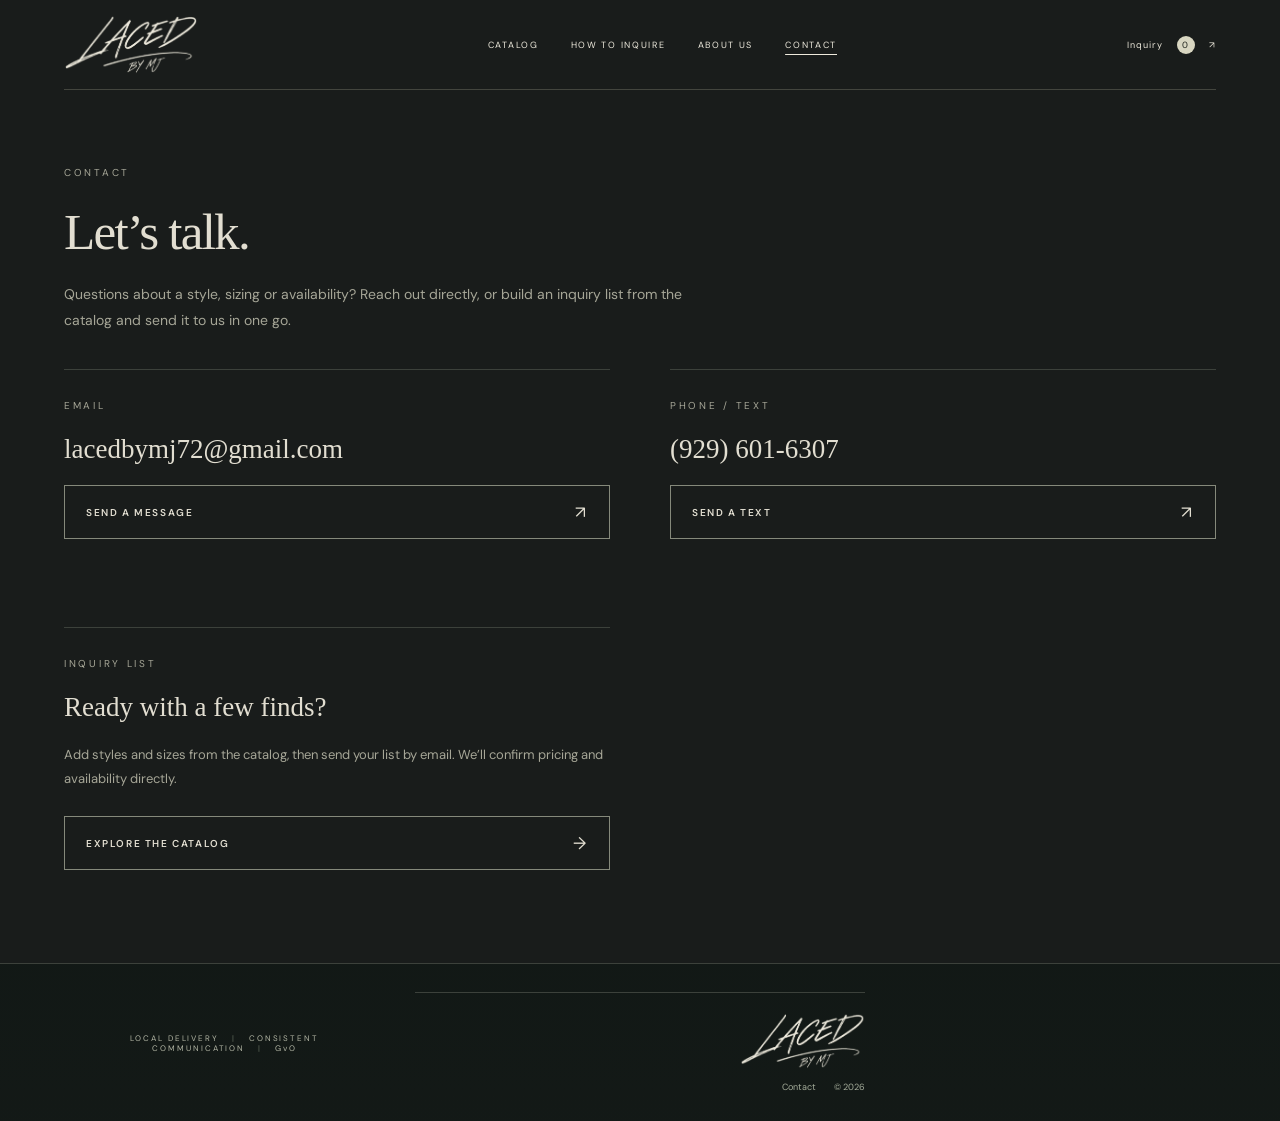
<file: contact.html>
<!doctype html>
<html lang="en">
<head>
<meta charset="utf-8">
<meta name="viewport" content="width=device-width,initial-scale=1">
<title>Laced by MJ — Contact</title>
<meta name="description" content="Questions about a style, sizing or availability? Contact Laced by MJ directly.">
<link rel="icon" type="image/png" href="images/logo.png">
<link rel="stylesheet" href="style.css">
<link rel="stylesheet" href="gotham.css">
<link rel="stylesheet" href="pages.css">
</head>
<body data-page="contact">
<main id="main" class="inner">
  <section class="contact-page" id="contact">
    <p class="eyebrow">CONTACT</p>
    <h2>Let’s talk.</h2>
    <p class="contact-intro">Questions about a style, sizing or availability? Reach out directly, or build an inquiry list from the catalog and send it to us in one go.</p>
    <div class="contact-options">
      <div class="contact-option">
        <p class="eyebrow">EMAIL</p>
        <a class="contact-email" data-contact-email href="#">Email coming soon</a>
        <a class="button outline" data-contact-button href="#">Send a message <span>↗</span></a>
      </div>
      <div class="contact-option">
        <p class="eyebrow">PHONE / TEXT</p>
        <a class="contact-email" data-contact-phone href="#"></a>
        <a class="button outline" data-contact-text href="#">Send a text <span>↗</span></a>
      </div>
      <div class="contact-option">
        <p class="eyebrow">INQUIRY LIST</p>
        <h3>Ready with a few finds?</h3>
        <p>Add styles and sizes from the catalog, then send your list by email. We’ll confirm pricing and availability directly.</p>
        <a class="button dark" href="catalog.html">Explore the catalog <span>→</span></a>
      </div>
    </div>
  </section>
</main>
<script src="site.js"></script>
</body>
</html>
</file>
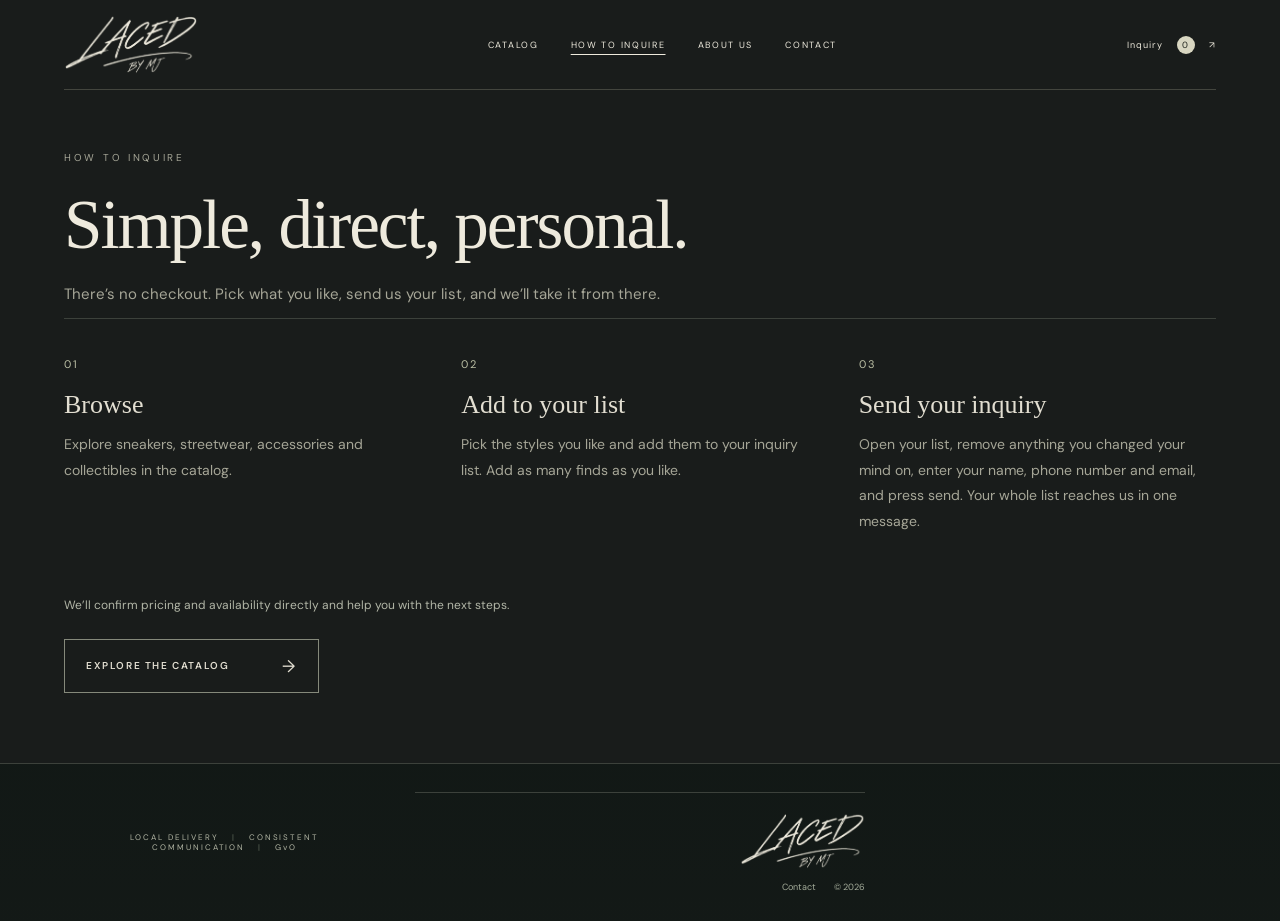
<file: how-to-inquire.html>
<!doctype html>
<html lang="en">
<head>
<meta charset="utf-8">
<meta name="viewport" content="width=device-width,initial-scale=1">
<title>Laced by MJ — How to inquire</title>
<meta name="description" content="Browse, add your size to your inquiry list, and email it to Laced by MJ. We confirm pricing and availability directly.">
<link rel="icon" type="image/png" href="images/logo.png">
<link rel="stylesheet" href="style.css">
<link rel="stylesheet" href="gotham.css">
<link rel="stylesheet" href="pages.css">
</head>
<body data-page="how">
<main id="main" class="inner">
  <section class="page-title">
    <p class="eyebrow">HOW TO INQUIRE</p>
    <h1>Simple, direct, personal.</h1>
    <p class="lead">There’s no checkout. Pick what you like, send us your list, and we’ll take it from there.</p>
  </section>

  <section class="steps-page">
    <div class="steps">
      <div><span>01</span><h3>Browse</h3><p>Explore sneakers, streetwear, accessories and collectibles in the catalog.</p></div>
      <div><span>02</span><h3>Add to your list</h3><p>Pick the styles you like and add them to your inquiry list. Add as many finds as you like.</p></div>
      <div><span>03</span><h3>Send your inquiry</h3><p>Open your list, remove anything you changed your mind on, enter your name, phone number and email, and press send. Your whole list reaches us in one message.</p></div>
    </div>
  </section>

  <div class="cta-row">
    <p class="muted" style="margin-bottom:22px;max-width:560px;line-height:1.8">We’ll confirm pricing and availability directly and help you with the next steps.</p>
    <a class="button outline" href="catalog.html">Explore the catalog <span>→</span></a>
  </div>
</main>
<script src="site.js"></script>
</body>
</html>
</file>
<file: style.css>
@import url('https://fonts.googleapis.com/css2?family=DM+Sans:wght@400;500;600;700&family=Space+Grotesk:wght@400;500;600;700&display=swap');
:root{--ink:#20221f;--muted:#71756e;--paper:#f8f8f4;--line:#e1e3da;--lime:#d8f36a;--white:#fff}*{box-sizing:border-box}html{scroll-behavior:smooth;scroll-padding-top:100px}body{margin:0;background:var(--paper);color:var(--ink);font-family:'DM Sans',Arial,sans-serif;font-size:14px}h1,h2,h3,p{margin:0}button,input,select,textarea{font:inherit}button,a,input,select,textarea{-webkit-tap-highlight-color:transparent}button,a{touch-action:manipulation}button{cursor:pointer}a{color:inherit;text-decoration:none}button{color:inherit}button:disabled{cursor:default;opacity:.55}button:focus-visible,a:focus-visible,input:focus-visible,select:focus-visible,textarea:focus-visible{outline:3px solid #597713;outline-offset:4px}button{background:none;border:none}img{max-width:100%;display:block}button:hover,a:hover{transition:background .18s,color .18s}.announcement{background:var(--ink);color:#fff;text-align:center;padding:11px 20px;font-size:10px;letter-spacing:1.8px}.announcement span{color:var(--lime);margin-left:26px;letter-spacing:.5px}header{height:95px;display:flex;align-items:center;justify-content:space-between;gap:24px;margin:0 5%;border-bottom:1px solid var(--line)}.logo{font-size:30px;font-weight:900;letter-spacing:-1.8px;font-style:italic;white-space:nowrap}.logo span{font-size:12px;vertical-align:top;letter-spacing:0;margin:4px 0 0 3px;display:inline-block}nav{display:flex;gap:34px;font-size:13px}nav a:hover{text-decoration:underline;text-underline-offset:5px}.bag{border:1px solid var(--ink);border-radius:5px;display:flex;align-items:center;gap:14px;padding:12px 16px;font-size:12px;font-weight:600}.bag:hover{background:var(--lime)}#bag-count{font-size:10px;background:var(--ink);color:white;min-width:20px;height:20px;display:grid;place-items:center;border-radius:50%}.hero{display:grid;grid-template-columns:1fr 1fr;min-height:535px;margin:0 5%;padding:36px 0 38px;gap:36px}.hero-copy{padding:30px 0 0 8px;display:flex;flex-direction:column;align-items:flex-start}.eyebrow{font-size:10px;font-weight:600;letter-spacing:1.6px;line-height:1.6}.dot{height:6px;width:6px;display:inline-block;background:#6d8d26;border-radius:50%;margin:0 6px 1px 0}h1{font-family:'Space Grotesk',Arial,sans-serif;font-size:clamp(62px,7.3vw,110px);font-weight:600;letter-spacing:-6px;line-height:.99;margin:24px 0 23px}h1 em{font-family:Georgia,serif;font-weight:400;letter-spacing:-5px}.hero-desc{font-size:15px;line-height:1.7;color:#65695f}.button{display:flex;align-items:center;justify-content:space-between;gap:36px;border-radius:4px;padding:16px 22px;font-size:12px;font-weight:600;min-height:48px;transition:transform .18s}.button:hover{transform:translateY(-2px)}.button span{font-size:18px;font-weight:400}.dark{background:var(--ink);color:white}.dark:hover{background:#3f4731}.outline{border:1px solid var(--ink);background:transparent}.outline:hover{background:var(--lime)}.hero-copy>.button{margin-top:28px}.hero-foot{font-size:8px;letter-spacing:1px;margin-top:36px;color:var(--muted)}.hero-art{position:relative;overflow:hidden;background:#e8eadf;border-radius:8px;min-height:460px}.art-label{position:absolute;top:24px;left:24px;font-size:9px;letter-spacing:1.6px;z-index:1}.art-type{position:absolute;top:77px;left:24px;font-family:'Space Grotesk',Arial,sans-serif;font-size:clamp(58px,7.8vw,116px);font-weight:700;line-height:.9;letter-spacing:-6px;color:#cfd4c2;transform:rotate(-6deg)}#hero-shoe{position:absolute;width:94%;height:76%;object-fit:contain;inset:11% 3% auto;mix-blend-mode:multiply;transform:rotate(-16deg);filter:drop-shadow(0 25px 14px #0002)}.art-sticker{background:var(--lime);width:95px;height:95px;display:grid;place-content:center;position:absolute;right:25px;top:32px;border-radius:50%;font-size:11px;font-weight:700;text-align:center;line-height:1.3;transform:rotate(12deg)}.art-bottom{position:absolute;bottom:20px;left:24px;right:24px;display:flex;align-items:center;justify-content:space-between;gap:18px;font-size:11px}.art-bottom a{width:38px;height:38px;border:1px solid #999f8d;display:grid;place-items:center;border-radius:50%;font-size:20px}.brand-strip{margin:0 5%;border-top:1px solid var(--line);border-bottom:1px solid var(--line);display:flex;justify-content:space-around;align-items:center;padding:29px 0;gap:18px}.brand-strip button{font-family:'Space Grotesk',Arial,sans-serif;font-size:20px;letter-spacing:-1px;font-weight:700;color:#6d7167}.brand-strip button:hover{color:var(--ink)}.brand-strip button:nth-child(2),.brand-strip button:nth-child(3){font-style:italic;font-size:25px}.catalog{padding:72px 5% 60px}.section-head{display:flex;justify-content:space-between;align-items:flex-end;gap:20px;margin-bottom:28px}h2{font-family:'Space Grotesk',Arial,sans-serif;font-size:38px;line-height:1.12;letter-spacing:-1.8px;font-weight:500}.section-head h2{margin-top:10px}.period{color:#78982c}.section-head>p{font-size:12px;color:var(--muted);padding-bottom:5px}.search-row{display:flex;gap:24px;border-top:1px solid var(--line);border-bottom:1px solid var(--line);padding:18px 0;margin-bottom:24px}.search-wrap{display:flex;gap:12px;align-items:center;flex:1}.search-wrap input{width:100%;border:0;background:none;outline:none;padding:10px 4px;font-size:13px}.sort-label{display:flex;align-items:center;gap:10px;font-size:11px;color:var(--muted);white-space:nowrap}select{background:none;border:1px solid var(--line);padding:10px 12px;border-radius:4px;font-size:12px;color:var(--ink);max-width:100%}.sort-label select{border:0;font-weight:600}.catalog-layout{display:grid;grid-template-columns:180px 1fr;gap:34px}.filter-heading{display:flex;align-items:center;justify-content:space-between;margin:2px 0 28px}.filter-heading h3{font-size:14px}.filter-heading button{font-size:11px;color:var(--muted);text-decoration:underline;text-underline-offset:3px}fieldset{margin:0 0 25px;padding:0;border:0}legend{padding:0;margin:0 0 14px;font-size:12px;font-weight:700}.filter-options{display:grid;gap:10px}.filter-options label{display:flex;align-items:center;gap:8px;font-size:12px;color:#5d6258;cursor:pointer}.filter-options input{margin:0;width:14px;height:14px;accent-color:var(--ink)}.filter-options small{margin-left:auto;font-size:10px;color:#989c92}.size-label{font-size:12px;font-weight:700;display:block;margin:0 0 12px}#size-filter{width:100%}.filter-note{font-size:10px;color:var(--muted);line-height:1.7;margin-top:18px}.results-bar{display:flex;align-items:center;justify-content:space-between;gap:12px;min-height:24px;margin-bottom:16px;font-size:11px;color:var(--muted)}#active-filter{font-size:10px;color:var(--ink)}.grid{display:grid;grid-template-columns:repeat(3,minmax(0,1fr));gap:28px 20px}.card{min-width:0;display:flex;flex-direction:column}.product-image{position:relative;aspect-ratio:1.25;background:white;border-radius:6px;overflow:hidden;width:100%;padding:0;border:1px solid #eeefe9}.product-image img{width:100%;height:100%;object-fit:contain;padding:16px;transition:transform .3s}.product-image:hover img{transform:scale(1.07)}.image-tag{position:absolute;left:12px;top:12px;font-size:8px;background:var(--paper);border-radius:2px;padding:5px 7px;letter-spacing:.7px;z-index:1}.quick-arrow{position:absolute;bottom:12px;right:12px;background:var(--lime);width:28px;height:28px;border-radius:50%;display:grid;place-items:center;font-size:17px;opacity:0;transition:opacity .2s}.product-image:hover .quick-arrow{opacity:1}.card-meta{margin:14px 0 7px;display:flex;justify-content:space-between;gap:10px;font-size:9px;text-transform:uppercase;letter-spacing:.7px;color:var(--muted)}.card-title{font-size:13px;line-height:1.5;font-weight:600;text-align:left;padding:0;display:block}.card-title:hover{text-decoration:underline;text-underline-offset:3px}.card-sizes{font-size:10px;color:var(--muted);margin:7px 0 14px;line-height:1.6}.card-bottom{display:flex;align-items:center;justify-content:space-between;gap:10px;border-top:1px solid var(--line);padding-top:12px;margin-top:auto}.card-bottom span{font-size:10px;color:var(--muted)}.card-bottom button{font-size:11px;font-weight:600;padding:3px 0}.card-bottom button:hover{color:#678622}.no-photo{height:100%;display:flex;flex-direction:column;align-items:center;justify-content:center;color:#a5aa9a;gap:14px;background:#eff0e9}.no-photo b{font-family:'Space Grotesk',Arial,sans-serif;letter-spacing:-2px;font-size:32px;opacity:.45}.no-photo small{font-size:9px;letter-spacing:1px}.load-area{display:flex;flex-direction:column;align-items:center;margin-top:38px;gap:16px}.load-area p{font-size:10px;color:var(--muted)}#empty{padding:70px 20px;text-align:center}#empty p{margin:12px 0 24px;color:var(--muted)}#empty button{margin:auto}.how{background:var(--ink);color:white;padding:65px 5%;display:grid;grid-template-columns:1fr 1.3fr;gap:60px}.how .eyebrow{color:var(--lime);margin-bottom:16px}.how h2{font-size:34px;line-height:1.2}.steps{display:grid;grid-template-columns:repeat(3,1fr);gap:28px}.steps span{color:var(--lime);font-size:11px}.steps h3{font-size:14px;margin:22px 0 12px}.steps p{font-size:11px;line-height:1.8;color:#b8bdb1}footer{margin:0 5%;padding:38px 0 28px;display:flex;flex-wrap:wrap;align-items:center;justify-content:space-between;gap:24px}footer>p{color:var(--muted);font-size:12px}footer>div{width:100%;display:flex;justify-content:space-between;border-top:1px solid var(--line);padding-top:20px;font-size:10px;color:var(--muted)}dialog{padding:0;border:0;border-radius:10px;background:var(--paper);color:var(--ink);width:min(850px,94vw);max-height:90dvh;overflow:auto;box-shadow:0 25px 100px #0004}dialog::backdrop{background:#111a;backdrop-filter:blur(4px)}.close{position:absolute;right:14px;top:14px;width:34px;height:34px;display:grid;place-items:center;border-radius:50%;background:white;z-index:5;font-size:24px;box-shadow:0 0 0 1px var(--line)}.product-detail{display:grid;grid-template-columns:1fr 1fr}.detail-image{background:white;display:flex;align-items:center;justify-content:center;min-height:430px}.detail-image img{width:100%;height:100%;object-fit:contain;padding:25px}.detail-image .no-photo{width:100%}.detail-copy{padding:60px 30px 30px}.detail-copy h2{font-size:28px;margin:12px 0 16px;letter-spacing:-1px}.detail-code{font-size:11px;color:var(--muted);margin-bottom:26px}.detail-copy label{display:block;font-weight:600;font-size:12px;margin-bottom:12px}.size-buttons{display:flex;flex-wrap:wrap;gap:6px;margin-bottom:20px}.size-buttons button{border:1px solid var(--line);background:white;border-radius:3px;min-width:39px;min-height:36px;padding:7px;font-size:11px}.size-buttons button[aria-pressed=true]{background:var(--ink);color:white;border-color:var(--ink)}.detail-copy .button{width:100%}.detail-copy .fine{margin-top:14px}.fine{font-size:10px;line-height:1.7;color:var(--muted)}.inquiry-inner{padding:45px 36px 32px}.inquiry-inner h2{margin:9px 0 12px}.muted{color:var(--muted);font-size:12px}.inquiry-item{display:grid;grid-template-columns:65px 1fr 26px;gap:14px;align-items:center;border-bottom:1px solid var(--line);padding:18px 0}.inquiry-item img{width:65px;height:55px;object-fit:contain;background:white;border-radius:3px}.inquiry-item h3{font-size:12px;line-height:1.6}.inquiry-item p{font-size:10px;color:var(--muted);margin-top:5px}.remove-item{font-size:20px}.empty-inquiry{text-align:center;padding:45px 15px}.empty-inquiry p{margin-bottom:20px;color:var(--muted);font-size:12px}.empty-inquiry button{margin:auto}#inquiry-actions label{display:block;font-size:12px;margin:25px 0 10px}textarea{width:100%;padding:12px;border:1px solid var(--line);background:white;resize:vertical;border-radius:4px;font-size:12px}#inquiry-actions .button{width:100%;margin:12px 0}#inquiry-actions a.button{margin-top:20px}#inquiry-actions .fine{margin-top:15px}.recipient-note{font-size:11px;line-height:1.6;color:#777b70;margin-top:12px}.toast{position:fixed;bottom:24px;left:50%;transform:translate(-50%,20px);opacity:0;pointer-events:none;background:var(--ink);color:white;border-radius:5px;padding:14px 23px;font-size:12px;z-index:20;transition:.2s;max-width:90vw;text-align:center}.toast.show{opacity:1;transform:translate(-50%,0)}.skip{position:absolute;left:10px;top:-80px;background:var(--lime);padding:12px;z-index:100}.skip:focus{top:10px}.filter-toggle{display:none}[hidden]{display:none!important}
@media(min-width:1500px){header,.hero,.brand-strip,footer{max-width:1400px;margin-left:auto;margin-right:auto}.catalog{max-width:1555px;margin:auto}}
@media(max-width:1050px){header{height:80px}.hero{gap:20px;min-height:460px}.hero-art{min-height:420px}.hero-copy{padding-top:20px}h1{letter-spacing:-4px}.catalog-layout{grid-template-columns:150px 1fr;gap:24px}.grid{gap:24px 14px}.card-meta{font-size:8px;flex-wrap:wrap;gap:5px}.how{grid-template-columns:1fr;gap:35px}.how h2{font-size:36px}.steps{gap:35px}.hero-foot{font-size:7px}.brand-strip button{font-size:17px}}
@media(max-width:760px){.announcement{font-size:8px;padding:10px 8px;letter-spacing:1px}.announcement span{margin-left:14px;font-size:9px}header{margin:0 5%;height:76px;gap:10px}.logo{font-size:26px}nav{display:none}.bag{font-size:10px;padding:10px;gap:9px}.hero{grid-template-columns:1fr;gap:28px;margin:0 5%;padding:30px 0}.hero-copy{padding:5px 0}.hero-copy .eyebrow{font-size:8px}h1{font-size:77px;letter-spacing:-5px;margin:18px 0}.hero-desc{font-size:13px}.hero-copy>.button{margin-top:20px}.hero-foot{margin-top:22px;font-size:7px}.hero-art{min-height:330px}.art-type{font-size:94px;top:65px;left:25px}.art-sticker{height:76px;width:76px;font-size:9px;right:20px;top:25px}#hero-shoe{height:85%;inset:6% 3% auto;width:94%}.art-bottom{font-size:10px}.brand-strip{display:grid;grid-template-columns:repeat(3,1fr);text-align:center;gap:24px;padding:25px 0}.brand-strip button{font-size:17px}.brand-strip button:nth-child(2),.brand-strip button:nth-child(3){font-size:21px}.catalog{padding-top:42px}.section-head{display:block;margin-bottom:20px}.section-head h2{font-size:31px}.section-head>p{font-size:11px;margin-top:12px}.search-row{gap:10px;flex-wrap:wrap;padding:10px 0;margin-bottom:18px}.search-wrap{flex-basis:100%;border-bottom:1px solid var(--line);padding-bottom:5px}.search-wrap input{font-size:12px;min-height:38px}.filter-toggle{display:flex;justify-content:space-between;gap:35px;padding:10px 0;font-size:12px}.sort-label{margin-left:auto;font-size:10px}.sort-label select{padding:10px 3px;font-size:11px}.catalog-layout{display:block}#filters{display:none;margin-bottom:22px;padding:20px;border:1px solid var(--line);border-radius:5px}#filters.open{display:grid;grid-template-columns:1fr 1fr;gap:20px}.filter-heading{grid-column:1/-1;margin:0}fieldset{margin:0}.size-label{margin:0}.filter-note{grid-column:1/-1;margin:0}.filter-options{gap:12px}.filter-options input{width:17px;height:17px}.results-bar{font-size:10px}.grid{grid-template-columns:repeat(2,minmax(0,1fr));gap:24px 12px}.product-image{aspect-ratio:1.1}.product-image img{padding:10px}.image-tag{font-size:6px;top:8px;left:8px;padding:4px}.card-title{font-size:11px}.card-meta{font-size:7px;margin-top:10px}.card-sizes{font-size:9px;margin:6px 0 11px}.card-bottom span{font-size:8px}.card-bottom button{font-size:10px;min-height:30px}.card-bottom{gap:4px;padding-top:7px}.quick-arrow{display:none}.no-photo b{font-size:24px}.no-photo small{font-size:7px}.how{padding:40px 5%}.how h2{font-size:30px}.steps{grid-template-columns:1fr;gap:25px}.steps>div{display:grid;grid-template-columns:30px 1fr;column-gap:10px}.steps h3{margin:0 0 8px}.steps span{padding-top:2px}.steps p{grid-column:2;font-size:12px}.product-detail{grid-template-columns:1fr}.detail-image{min-height:230px;height:230px}.detail-copy{padding:25px 23px}.detail-copy h2{font-size:25px}.size-buttons button{min-width:43px;min-height:40px}.inquiry-inner{padding:48px 22px 24px}.inquiry-inner h2{font-size:29px}.close{position:absolute;float:none;top:12px;margin:0}.inquiry-item{grid-template-columns:55px 1fr 26px;gap:10px}.inquiry-item img{width:55px}.inquiry-item h3{font-size:11px}footer>.logo{font-size:26px}footer>p{font-size:11px}footer>div{font-size:9px;gap:15px}dialog{max-height:92dvh}.button{min-height:46px}.card{animation:none}}
@media(prefers-reduced-motion:reduce){*{scroll-behavior:auto!important;transition:none!important;animation:none!important}}

.business-logo{max-width:220px;max-height:48px;object-fit:contain}body:has(dialog[open]){overflow:hidden}

.requested-size{width:100%;padding:13px;border:1px solid var(--line);border-radius:4px;background:white;margin-bottom:15px;font-size:13px}

@media(max-width:420px){header .logo{font-size:21px;letter-spacing:-1px}header .bag{font-size:9px;padding:8px;gap:6px}}

.contact{display:grid;grid-template-columns:1fr 1fr;gap:60px;padding:70px 7%;border-top:1px solid var(--line);align-items:center}.contact h2{font-family:'Space Grotesk',sans-serif;font-size:44px;letter-spacing:-2px;margin:14px 0 18px}.contact-copy>p:not(.eyebrow){max-width:460px;line-height:1.8;color:var(--muted)}.contact-catalog{display:inline-flex;gap:18px;margin-top:24px;font-weight:600;border-bottom:1px solid var(--ink);padding-bottom:5px}.contact-card{padding:32px;background:var(--white);border:1px solid var(--line);border-radius:8px;min-width:0}.contact-address{display:block;font-size:clamp(18px,2.2vw,28px);font-weight:600;letter-spacing:-.7px;margin:16px 0 12px;overflow-wrap:anywhere}.contact-card>p:not(.eyebrow){color:var(--muted);line-height:1.7}.contact-card .button{margin-top:24px}.contact a:focus-visible,nav a:focus-visible{outline:2px solid var(--ink);outline-offset:5px}
@media(max-width:760px){header{display:grid;grid-template-columns:minmax(0,1fr) auto;height:auto;min-height:76px;padding:16px 0;row-gap:18px}header>.logo{grid-column:1;grid-row:1}header>.bag{grid-column:2;grid-row:1}header nav{display:flex;grid-column:1/-1;grid-row:2;justify-content:center;gap:24px;font-size:11px;padding:4px 0}.contact{grid-template-columns:1fr;gap:26px;padding:40px 5%}.contact h2{font-size:32px;letter-spacing:-1.3px}.contact-card{padding:24px}.contact-address{font-size:20px}.contact-copy>p:not(.eyebrow){font-size:13px}}

.about{display:grid;grid-template-columns:1fr 1.25fr;gap:60px;padding:70px 7%;border-top:1px solid var(--line);background:var(--paper)}.about h2{font-family:'Space Grotesk',sans-serif;font-size:44px;letter-spacing:-2px;margin:14px 0 24px}.about-signature{font-family:'Space Grotesk',sans-serif;font-size:17px;font-weight:500;color:var(--muted)}.about-story{max-width:600px}.about-story p{line-height:1.85;color:var(--muted);margin-bottom:18px}.about-story .about-lead{font-family:'Space Grotesk',sans-serif;font-size:25px;font-weight:600;line-height:1.4;letter-spacing:-.6px;color:var(--ink)}.about-link{display:inline-flex;gap:24px;margin-top:6px;font-weight:600;border-bottom:1px solid var(--ink);padding-bottom:5px}.about a:focus-visible{outline:2px solid var(--ink);outline-offset:5px}@media(max-width:760px){header nav{gap:18px;font-size:10px}.about{grid-template-columns:1fr;gap:24px;padding:40px 5%}.about h2{font-size:32px;letter-spacing:-1.3px;margin-bottom:16px}.about-story .about-lead{font-size:22px}.about-story p{font-size:13px}}
</file>
<file: gotham.css>
@font-face{font-family:Caveat;src:url('https://laced-by-mj.yummydream.chatgpt.site/fonts/caveat.ttf') format('truetype');font-style:normal;font-weight:400 700;font-display:swap}
:root{--paper:#191c1b;--ink:#e2ded1;--muted:#a6a697;--line:#3c413b;--white:#242825;--lime:#c4c5ac;color-scheme:dark}
html{scroll-padding-top:30px}body{background:var(--paper);color:var(--ink);font-size:14px}a,button,input,select,textarea{outline-offset:5px}a:focus-visible,button:focus-visible,input:focus-visible,select:focus-visible,textarea:focus-visible{outline:2px solid #ddd8c2}h1,h2{font-family:Georgia,'Times New Roman',serif;font-weight:400;letter-spacing:-1.8px}.eyebrow{font-size:10px;letter-spacing:2.7px;font-weight:400;color:var(--muted)}.button{border-radius:0;min-height:48px;font-size:10px;letter-spacing:1.6px;text-transform:uppercase;padding:15px 21px}.button span{font-size:17px}.outline,.dark{border:1px solid #85897b;background:transparent;color:var(--ink)}.outline:hover,.dark:hover{background:#363d32;color:#f3f0e5}.button:disabled{opacity:.4}.text-link{font-size:10px;text-transform:uppercase;letter-spacing:1.6px;display:inline-flex;gap:25px;border-bottom:1px solid #777f6c;padding-bottom:12px}.text-link:hover{color:#fff}.skip{background:var(--ink);color:var(--paper)}
header{position:absolute;z-index:3;left:5%;top:0;width:90%;height:90px;max-width:none;margin:0;border-bottom:1px solid #b8b8a442;gap:25px;color:#eeeadd}header>.logo{font-family:Georgia,serif;font-style:normal;font-size:26px;font-weight:400;letter-spacing:.2px}.logo .business-logo{max-height:42px;width:auto}nav{font-size:9px;text-transform:uppercase;letter-spacing:1.7px;gap:32px}nav a{padding:12px 0}.bag{font-size:9px;border:0;border-radius:0;padding:10px 0;letter-spacing:1px;font-weight:400}.bag:hover{background:transparent;color:#fff}#bag-count{background:#d8d6c1;color:#22261f;font-size:9px;min-width:18px;height:18px}
.nyc-hero{position:relative;isolation:isolate;min-height:690px;display:flex;align-items:center;margin:0;overflow:hidden;padding:150px 5% 115px;background:#191c1b}.skyline-photo{position:absolute;z-index:-3;inset:0;width:100%;height:100%;object-fit:cover;object-position:center 57%;filter:saturate(.2) brightness(.54)}.hero-shade{position:absolute;inset:0;z-index:-2;background:linear-gradient(180deg,#1219180a 35%,#191c1b00 65%,#191c1b 100%),linear-gradient(90deg,#0e14133d,transparent 65%)}.nyc-hero-copy{max-width:850px}.nyc-hero-copy .eyebrow{color:#d3d0c2;font-size:9px}.nyc-hero h1{font-size:clamp(54px,6.1vw,90px);line-height:1.08;margin:32px 0 28px;letter-spacing:-2px;color:#eeeadd}.nyc-hero-desc{font-size:15px;line-height:1.7;color:#dedbd0}.nyc-hero-copy .button{display:inline-flex;min-width:255px;margin-top:30px}.hero-signature{position:absolute;right:9%;bottom:175px;font-family:Caveat,cursive;font-size:36px;line-height:1.05;color:#e6e1d2;transform:rotate(-5deg)}.hero-signature span{display:block;margin-left:38px}
.shop-brands{max-width:1380px;padding:40px 0 60px;margin:0 5%}.shop-brands:before{content:'';display:block;border-top:1px solid var(--line);margin-bottom:35px}.shop-brands h2{font-size:clamp(38px,4.4vw,62px);margin:20px 0 20px}.shop-intro{color:var(--muted);line-height:1.7;font-size:14px}.brand-grid{display:grid;grid-template-columns:repeat(4,minmax(0,1fr));gap:15px 24px;margin:45px 0 45px}.brand-card{display:flex;flex-direction:column;align-items:center;width:100%;min-width:0;text-align:center;border-bottom:1px solid var(--line);padding:8px 0 18px;color:var(--ink)}.brand-photo{display:flex;align-items:center;justify-content:center;width:100%;height:200px;padding:10px}.brand-photo img{width:100%;height:100%;object-fit:contain;transition:transform .25s ease;filter:brightness(.96)}.brand-card:hover .brand-photo img{transform:translateY(-5px) scale(1.025)}.brand-name{font-family:'Space Grotesk',Arial,sans-serif;font-size:clamp(16px,1.8vw,24px);font-weight:600;line-height:1.2;margin:12px 0 14px}.brand-card[data-brand='Fear of God Essentials'] .brand-name{font-weight:400}.brand-arrow{color:var(--muted);font-size:20px;line-height:1}.brand-card:hover .brand-name{color:#fff}
.catalog{padding:50px 0 60px;margin:0 5%;border-top:1px solid var(--line);max-width:none}.section-head h2{font-family:Georgia,serif;font-size:42px;font-weight:400;letter-spacing:-1px}.section-head>p{color:var(--muted)}.search-wrap input,.sort-label select,#size-filter{background:transparent;color:var(--ink)}input::placeholder,textarea::placeholder{color:#989e91}.search-row{border-color:var(--line)}.sort-label select option,#size-filter option{background:#242825}.filter-options label{color:#c0c2b7}.filter-options input{accent-color:#b6bba5}.filter-options small,.card-meta,.card-sizes,.card-bottom>span,.filter-note,.results-bar,.load-area p{color:var(--muted)}.product-image{background:#eae7df;border-radius:2px}.product-image img{mix-blend-mode:multiply}.image-tag{background:#e2dfd4;color:#333930}.quick-arrow{background:#191c1b;color:#e2ded1}.card-title{color:var(--ink)}.card-bottom{border-color:var(--line)}.card-bottom button{color:#dddcc8}.no-photo{background:#272e28;color:#a9ae9b}.filter-heading button{color:var(--ink)}.filter-toggle{color:var(--ink)}#empty{color:var(--ink)}.load-area .button{margin-left:auto;margin-right:auto}
.how{margin:0 5%;padding:45px 0 55px;border-top:1px solid var(--line);background:transparent;grid-template-columns:1fr 1.5fr;gap:50px}.how h2{font-family:Georgia,serif;font-size:36px;line-height:1.15;font-weight:400;letter-spacing:-1px}.steps p{color:var(--muted)}.steps h3{font-size:13px}.steps span{color:#bbbfa5}
.about{max-width:none;margin:0 5%;padding:35px 0 40px;display:grid;grid-template-columns:1fr 1.15fr;gap:55px;border-top:1px solid var(--line);background:transparent;align-items:center}.about-photo{width:100%;height:260px;object-fit:cover;filter:grayscale(1) brightness(.72)}.about-story{max-width:650px}.about-story .eyebrow{margin-bottom:24px;font-size:9px}.about h2{font-family:Georgia,serif;font-size:36px;line-height:1.15;letter-spacing:-.8px;font-weight:400;margin:0 0 24px}.about-story p{font-size:14px;line-height:1.85;color:var(--muted);margin:0 0 14px}.about-story p:last-child{margin-bottom:0}
.city-footer{position:relative;isolation:isolate;max-width:none;min-height:145px;margin:0;padding:28px 5%;display:grid;grid-template-columns:1fr 1.4fr 1fr;align-items:center;gap:30px;background:linear-gradient(#111815df,#111815b8),url('https://laced-by-mj.yummydream.chatgpt.site/images/nyc-skyline.jpg') center 67%/cover;border-top:1px solid var(--line)}.city-footer .footer-location{font-size:8px;letter-spacing:1.9px;text-align:center;color:#b2b5a4;margin:0}.footer-location>span{margin:0 13px;color:#626b5c}.footer-end{display:flex;flex-direction:column;align-items:flex-end;gap:12px}.city-footer .logo{font-family:Georgia,serif;font-size:17px;font-style:normal;font-weight:400;letter-spacing:0}.footer-links{display:flex;gap:18px;color:#a5ad9b;font-size:9px}.footer-links a:hover{color:#fff}
dialog{background:#202521;color:var(--ink);border:1px solid #58604f;box-shadow:0 25px 100px #000a}dialog::backdrop{background:#080e0dcc;backdrop-filter:blur(7px)}.close{background:#30372f;color:var(--ink);box-shadow:0 0 0 1px #5f6856}.detail-image{background:#eae7df}.detail-image img{mix-blend-mode:multiply}.detail-copy h2{font-family:Georgia,serif;font-weight:400}.detail-code,.fine,.muted,.recipient-note{color:#b2b6a7}.size-buttons button{background:#252d25;border-color:#56604d;color:var(--ink)}.size-buttons button[aria-pressed=true]{background:#c6cab1;color:#1b211a}.requested-size,textarea{background:#192019;color:var(--ink);border-color:#56604d}.inquiry-inner h2{font-family:Georgia,serif;font-size:34px}.inquiry-item img{background:#eae7df}.inquiry-item h3{color:var(--ink)}.inquiry-item p{color:var(--muted)}.toast{background:#d6d8c6;color:#1a2119}.business-logo{object-fit:contain}
@media(min-width:1500px){.shop-brands,.catalog,.about,.how{margin-left:auto;margin-right:auto;width:90%;max-width:1380px}.nyc-hero{padding-left:max(5%,calc((100vw - 1380px)/2))}.brand-photo{height:230px}}
@media(max-width:1050px){header{gap:18px;height:85px}nav{gap:20px;font-size:8px;letter-spacing:1px}header>.logo{font-size:23px}.hero-signature{right:6%;bottom:160px;font-size:31px}.nyc-hero{min-height:620px}.nyc-hero h1{font-size:64px}.brand-photo{height:160px}.about{gap:35px}.about h2{font-size:30px}.about-story p{font-size:13px}.footer-location>span{margin:0 5px}}
@media(max-width:760px){html{scroll-padding-top:20px}header{left:5%;width:90%;min-height:100px;height:auto;padding:20px 0 15px;display:grid;grid-template-columns:1fr auto;gap:14px}header>.logo{grid-row:1;grid-column:1;font-size:23px}header>.bag{grid-row:1;grid-column:2;font-size:9px;padding:5px 0;gap:7px}header nav{display:flex;grid-row:2;grid-column:1/-1;justify-content:space-between;gap:12px;font-size:8px;letter-spacing:1px;padding:0}header nav a{padding:5px 0}.nyc-hero{min-height:620px;padding:185px 5% 110px;align-items:flex-start}.skyline-photo{object-position:58% center;filter:saturate(.15) brightness(.45)}.nyc-hero h1{font-size:clamp(43px,9vw,65px);letter-spacing:-1.6px;line-height:1.1;margin:26px 0 22px}.nyc-hero-copy .eyebrow{font-size:8px;letter-spacing:2px}.nyc-hero-desc{font-size:12px;max-width:260px}.nyc-hero-copy .button{min-width:235px;margin-top:25px;font-size:9px}.hero-signature{right:6%;bottom:62px;font-size:26px}.hero-signature span{margin-left:20px}.shop-brands{padding:15px 0 40px}.shop-brands:before{margin-bottom:26px}.shop-brands h2{font-size:39px;margin:17px 0}.shop-intro{font-size:12px;max-width:300px}.eyebrow{font-size:9px;letter-spacing:2px}.brand-grid{grid-template-columns:repeat(2,minmax(0,1fr));gap:15px 20px;margin:30px 0}.brand-photo{height:145px;padding:8px 0}.brand-name{font-size:17px;margin:10px 0 12px}.brand-arrow{font-size:17px}.brand-card{padding:0 0 16px}.text-link{font-size:9px;letter-spacing:1.3px}.catalog{padding:35px 0 45px}.section-head h2{font-size:32px}.search-row{padding-top:8px}.sort-label select{color:var(--ink)}#filters.open{background:#222920;border-color:var(--line)}.product-image{aspect-ratio:1.08}.product-image img{padding:12px}.how{margin:0 5%;padding:35px 0;grid-template-columns:1fr;gap:30px}.how h2{font-size:30px}.steps{gap:24px}.about{margin:0 5%;padding:28px 0 35px;grid-template-columns:1fr;gap:28px}.about-photo{height:220px}.about h2{font-size:31px;margin-bottom:20px}.about-story .eyebrow{margin-bottom:18px}.about-story p{font-size:13px}.city-footer{min-height:145px;padding:25px 5%;grid-template-columns:1fr 1fr;gap:20px}.city-footer .footer-location{grid-column:1/-1;grid-row:2;font-size:7px;letter-spacing:1.5px}.footer-end{gap:9px}.city-footer .logo{font-size:15px}.footer-links{font-size:8px;gap:12px}.detail-copy h2{font-size:26px}.inquiry-inner h2{font-size:30px}.detail-image{height:260px}.detail-image img{padding:20px}}
@media(prefers-reduced-motion:reduce){html{scroll-behavior:auto}*,*:before,*:after{transition:none!important;animation:none!important}}

.contact-page{margin:0 5%;padding:55px 0 65px;border-top:1px solid var(--line)}.contact-page h2{font-size:clamp(34px,4vw,52px);margin:22px 0}.contact-intro{max-width:650px;color:var(--muted);line-height:1.85}.contact-options{display:grid;grid-template-columns:1fr 1fr;gap:60px;margin-top:35px}.contact-option{padding:28px 0;border-top:1px solid var(--line);min-width:0}.contact-email{display:block;font-size:clamp(18px,2.2vw,27px);overflow-wrap:anywhere;margin:20px 0;font-family:Georgia,serif}.contact-option h3{font-family:Georgia,serif;font-size:27px;font-weight:400;margin:20px 0}.contact-option>p:not(.eyebrow){font-size:13px;line-height:1.85;color:var(--muted);margin-bottom:25px}.coming-soon-label{font-size:9px;letter-spacing:2px;color:var(--muted)}@media(min-width:1500px){.contact-page{margin-left:auto;margin-right:auto;width:90%;max-width:1380px}}@media(max-width:760px){.contact-page{padding:35px 0 40px}.contact-options{grid-template-columns:1fr;gap:15px;margin-top:25px}.contact-intro{font-size:13px}.contact-email{font-size:22px}}
.logo .business-logo{height:60px;max-height:none;max-width:none;width:auto}.city-footer .logo .business-logo{height:56px}@media(max-width:760px){.logo .business-logo{height:50px}.city-footer .logo .business-logo{height:46px}}
/* home: cold weather rotation */
.nyc-hero{min-height:560px;padding-top:150px;padding-bottom:70px}
.hero-signature{bottom:90px}
.hero-actions{display:flex;flex-wrap:wrap;gap:16px;margin-top:30px}
.nyc-hero-copy .hero-actions .button{margin-top:0;min-width:0}
.winter-btn{display:inline-flex;align-items:center;gap:12px;background:#ffffff14}
.winter-btn svg{flex:none}
@media(max-width:760px){.nyc-hero{min-height:0;padding:150px 5% 50px}.hero-signature{display:none}.hero-actions{flex-direction:column;align-items:flex-start;gap:12px}.nyc-hero-copy .hero-actions .button{min-width:235px}}
.nyc-hero{padding-left:5%}
/* ---- Cold Weather Rotation: campaign image + snowfall, links to the Winter Collection ---- */
.winter-rotation{position:relative;isolation:isolate;overflow:hidden;margin:0 5% 60px;background:#000;border:3px solid #f4f2ec;border-radius:28px;aspect-ratio:1120/243;box-shadow:0 0 0 1px #ffffff24}
.winter-link{display:block;position:absolute;inset:0;z-index:1}
.winter-art{display:block;width:100%;height:100%;object-fit:cover;transition:filter .3s}
.winter-link:hover .winter-art,.winter-link:focus-visible .winter-art{filter:brightness(1.08)}
.winter-link:focus-visible{outline:2px solid #ddd8c2;outline-offset:-4px}
.winter-skyline,.wb-shade,.winter-copy{display:none}
.winter-snow{position:absolute;inset:0;z-index:2;overflow:hidden;pointer-events:none}
.winter-snow:before,.winter-snow:after{content:"";position:absolute;left:0;right:0;top:-320px;bottom:0;background-repeat:repeat;mix-blend-mode:screen;will-change:transform}
.winter-snow:before{background-size:320px 320px;background-image:radial-gradient(3px 3px at 30px 40px,#fff 0,#ffffffb3 45%,#fff0 100%),radial-gradient(2px 2px at 120px 110px,#fff 0,#ffffff99 50%,#fff0 100%),radial-gradient(4px 4px at 210px 70px,#ffffffe6 0,#ffffff66 50%,#fff0 100%),radial-gradient(2px 2px at 270px 200px,#fff 0,#ffffff80 50%,#fff0 100%),radial-gradient(3px 3px at 70px 230px,#fff 0,#ffffff99 50%,#fff0 100%),radial-gradient(2px 2px at 180px 280px,#fff 0,#ffffff80 50%,#fff0 100%);animation:wb-fall-a 16s linear infinite}
.winter-snow:after{background-size:240px 240px;background-image:radial-gradient(6px 6px at 50px 30px,#ffffffcc 0,#ffffff55 50%,#fff0 100%),radial-gradient(5px 5px at 160px 150px,#ffffffb3 0,#ffffff4d 50%,#fff0 100%),radial-gradient(3px 3px at 110px 220px,#fff 0,#ffffff80 50%,#fff0 100%),radial-gradient(2px 2px at 215px 60px,#fff 0,#ffffff80 50%,#fff0 100%);opacity:.85;animation:wb-fall-b 11s linear infinite}
@keyframes wb-fall-a{to{transform:translate3d(0,320px,0)}}
@keyframes wb-fall-b{to{transform:translate3d(0,240px,0)}}
@media(prefers-reduced-motion:reduce){.winter-snow:before,.winter-snow:after{animation:none}}
/* phones/tablets: one proportional card (text over the lit skyline, five products on the snow). --u = 1 design pixel of the 780px-wide reference */
@media(max-width:900px){
  .winter-rotation{--w:min(92vw,560px);--u:calc(var(--w)/780);display:flex;flex-direction:column;width:var(--w);height:auto;aspect-ratio:auto;margin:0 auto 44px;border-radius:calc(var(--u)*44);background:#0a0a0a;-webkit-text-size-adjust:100%;text-size-adjust:100%}
  .winter-link{position:relative;inset:auto;order:2;z-index:1;margin:calc(var(--u)*-110) 0 0}
  .winter-link picture{display:block;width:90%;margin:0 auto;-webkit-mask-image:linear-gradient(90deg,transparent 0,#000 7%,#000 93%,transparent 100%);mask-image:linear-gradient(90deg,transparent 0,#000 7%,#000 93%,transparent 100%)}
  .winter-link:before{content:"";position:absolute;left:0;right:0;top:0;height:calc(var(--u)*64);z-index:1;pointer-events:none;background:linear-gradient(180deg,#0a0a0a 0,#0a0a0a00 100%)}
  .winter-art{display:block;width:100%;height:auto;object-fit:fill}
  .winter-copy{display:block;order:1;position:relative;z-index:2;padding:calc(var(--u)*71) 0 calc(var(--u)*30) calc(var(--u)*47)}
  .winter-label{margin:0;font-size:calc(var(--u)*22);line-height:1;letter-spacing:.12em;color:#e6e2d6}
  .winter-copy h2{margin:calc(var(--u)*26) 0 0;font-family:Georgia,'Times New Roman',serif;font-weight:400;font-size:calc(var(--u)*62);line-height:1.16;letter-spacing:-.01em;white-space:nowrap;color:#f6f2e8;text-shadow:none}
  .winter-description{margin:calc(var(--u)*21) 0 0;font-family:Georgia,'Times New Roman',serif;font-size:calc(var(--u)*38);line-height:1.2;letter-spacing:0;color:#f1ede2}
  .winter-cta{display:flex;align-items:center;justify-content:space-between;box-sizing:border-box;width:calc(var(--u)*394);height:calc(var(--u)*76);min-height:0;margin-top:calc(var(--u)*41);padding:0 calc(var(--u)*30) 0 calc(var(--u)*40);font-size:calc(var(--u)*23);letter-spacing:.04em;white-space:nowrap;border:1px solid #f1eee6;border-radius:0;background:transparent;color:#f6f2e8}
  .winter-cta span{font-size:calc(var(--u)*34)}
  .hero-actions{width:100%;max-width:340px}.hero-actions .button{width:100%;justify-content:space-between}
}
</file>
<file: pages.css>
/* Extra rules for the multi-page version */
main.inner{padding-top:110px;min-height:70vh}
main.inner>section:first-child{border-top:0}
.page-title{margin:0 5%;padding:40px 0 10px}
.page-title h1{font-size:clamp(44px,5.4vw,78px);line-height:1.08;margin:22px 0 18px;letter-spacing:-2px;color:#eeeadd}
.page-title p.lead{max-width:640px;color:var(--muted);line-height:1.8;font-size:15px}
.brand-card{cursor:pointer;text-decoration:none}
.steps-page{margin:0 5%;padding:35px 0 60px;border-top:1px solid var(--line)}
.steps-page .steps{grid-template-columns:repeat(3,1fr);gap:40px}
.steps-page .steps h3{font-family:Georgia,serif;font-size:26px;font-weight:400;margin:18px 0 12px}
.steps-page .steps p{font-size:14px;line-height:1.85}
.steps-page .steps span{font-size:11px;letter-spacing:2px}
.cta-row{margin:0 5%;padding:0 0 70px}
.cta-row .button{display:inline-flex;min-width:255px}
@media(max-width:760px){main.inner{padding-top:130px}.steps-page .steps{grid-template-columns:1fr;gap:28px}.page-title{padding-top:25px}}
@media(min-width:1500px){.page-title,.steps-page,.cta-row{margin-left:auto;margin-right:auto;width:90%;max-width:1380px}}
</file>
